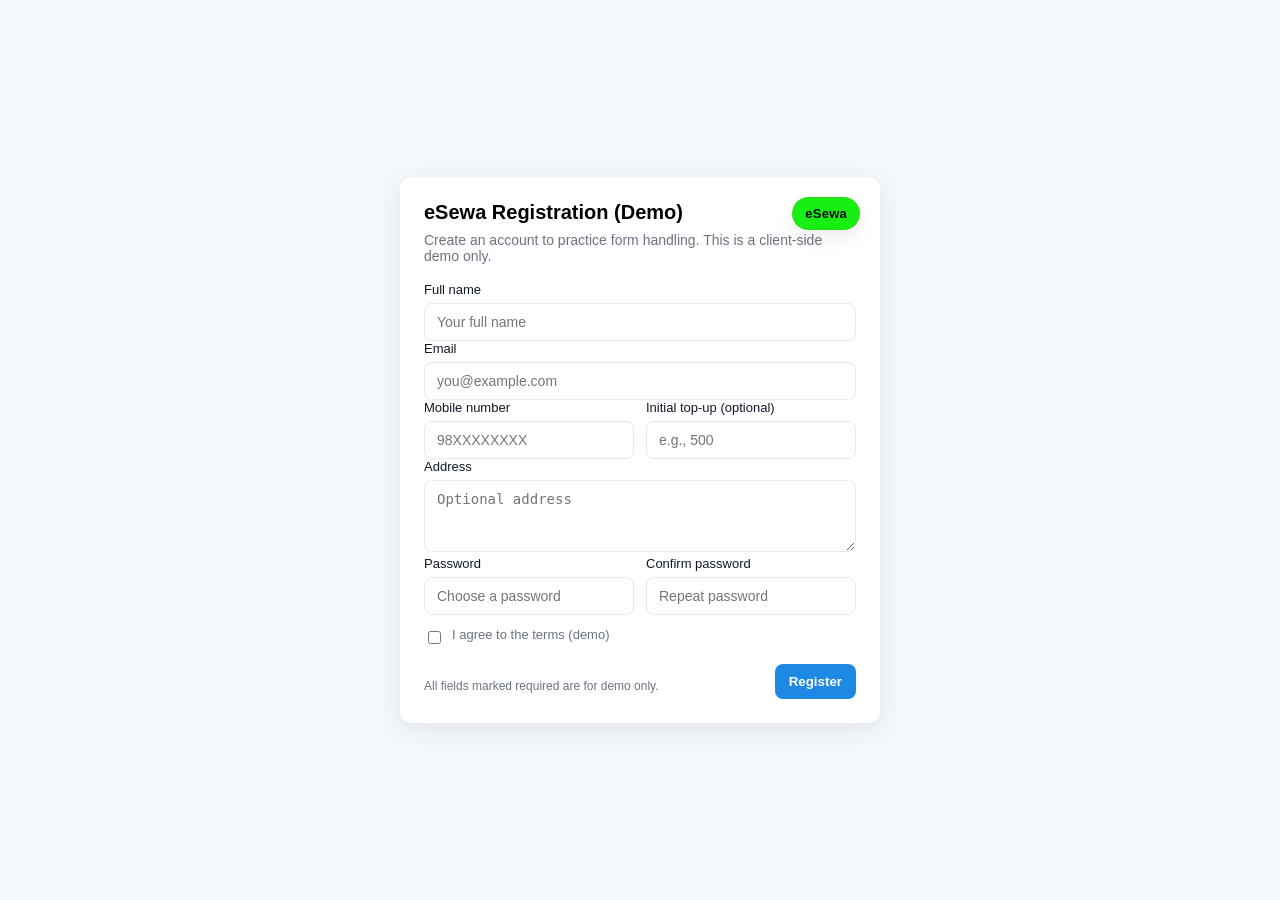
<file: index1.html>
<!doctype html>
<html lang="en">
	<head>
		<meta charset="utf-8" />
		<meta name="viewport" content="width=device-width, initial-scale=1" />
		<title>eSewa Registration — Demo</title>
		<link rel="stylesheet" href="styles.css">
	</head>
	<body>
		<main class="card" role="main">
			<div class="card-logo">eSewa</div>
			<h1>eSewa Registration (Demo)</h1>
			<p class="lead">Create an account to practice form handling. This is a client-side demo only.</p>

			<div id="error" style="display:none" class="error" role="alert"></div>

			<form id="regForm" novalidate>
				<label for="fullname">Full name</label>
				<input id="fullname" name="fullname" type="text" placeholder="Your full name" required />

				<label for="email">Email</label>
				<input id="email" name="email" type="email" placeholder="you@example.com" required />

				<div class="row">
					<div>
						<label for="mobile">Mobile number</label>
						<input id="mobile" name="mobile" type="text" placeholder="98XXXXXXXX" required />
					</div>
					<div>
						<label for="amount">Initial top-up (optional)</label>
						<input id="amount" name="amount" type="text" placeholder="e.g., 500" />
					</div>
				</div>

				<label for="address">Address</label>
				<textarea id="address" name="address" placeholder="Optional address"></textarea>

				<div class="row">
					<div>
						<label for="password">Password</label>
						<input id="password" name="password" type="password" placeholder="Choose a password" required />
					</div>
					<div>
						<label for="confirm">Confirm password</label>
						<input id="confirm" name="confirm" type="password" placeholder="Repeat password" required />
					</div>
				</div>

				<div style="margin-top:12px;display:flex;align-items:center;gap:8px">
					<input id="terms" type="checkbox" />
					<label for="terms" class="muted">I agree to the terms (demo)</label>
				</div>

				<div class="actions">
					<span class="note">All fields marked required are for demo only.</span>
					<button type="submit">Register</button>
				</div>
			</form>
		</main>

		<script>
			const form = document.getElementById('regForm');
			const err = document.getElementById('error');

			function showError(msg){
				err.style.display = msg ? 'block' : 'none';
				err.textContent = msg || '';
			}

			function isEmail(v){
				return /^[^\s@]+@[^\s@]+\.[^\s@]+$/.test(v);
			}

			form.addEventListener('submit', (e)=>{
				e.preventDefault();
				showError('');

				const fullname = form.fullname.value.trim();
				const email = form.email.value.trim();
				const mobile = form.mobile.value.replace(/\D/g,'');
				const password = form.password.value;
				const confirm = form.confirm.value;
				const terms = document.getElementById('terms').checked;

				if(!fullname) return showError('Please enter your full name.');
				if(!email || !isEmail(email)) return showError('Please enter a valid email.');
				if(!mobile || mobile.length < 9) return showError('Please enter a valid mobile number.');
				if(password.length < 6) return showError('Password must be at least 6 characters.');
				if(password !== confirm) return showError('Passwords do not match.');
				if(!terms) return showError('You must agree to the terms to continue.');

				// Demo success — in a real app we'd POST to a server here
				showError('');
				alert('Registration successful (demo) — check console for form data.');
				console.log('Form data (demo):', {fullname,email,mobile,password});
				form.reset();
			});
		</script>
	</body>
</html>
</file>
<file: styles.css>
:root{--bg:#f4f7fb;--card:#fff;--accent:#1e88e5;--muted:#6b7280}
*{box-sizing:border-box}
body{font-family:Inter,Segoe UI,Helvetica,Arial,sans-serif;background:var(--bg);margin:0;padding:24px;display:flex;align-items:center;justify-content:center;min-height:100vh}
.card{position:relative;background:var(--card);width:100%;max-width:480px;padding:24px;border-radius:12px;box-shadow:0 6px 24px rgba(16,24,40,.08)}
.card-logo{position:absolute;top:20px;right:20px;padding:8px 12px;border-radius:999px;background:#17ef13;color:#090809;font-weight:700;font-size:13px;letter-spacing:.02em;box-shadow:0 8px 18px rgba(15,23,42,.08);border:1px solid rgba(226,45,37,.1)}
h1{margin:0 0 8px;font-size:20px}
p.lead{margin:0 0 18px;color:var(--muted);font-size:14px}
label{display:block;font-size:13px;color:#111827;margin-bottom:6px}
input[type=text],input[type=email],input[type=password],textarea{width:100%;padding:10px 12px;border:1px solid #e6e9ef;border-radius:8px;font-size:14px}
textarea{resize:vertical;min-height:72px}
.row{display:grid;grid-template-columns:1fr 1fr;gap:12px}
.actions{display:flex;align-items:center;justify-content:space-between;margin-top:16px}
button{background:var(--accent);color:#fff;padding:10px 14px;border:0;border-radius:8px;font-weight:600;cursor:pointer}
.muted{color:var(--muted);font-size:13px}
.error{background:#fff0f0;color:#9b1c1c;padding:8px;border-radius:8px;margin-bottom:12px;border:1px solid #f5c2c2}
.note{font-size:12px;color:var(--muted);margin-top:8px}
</file>
